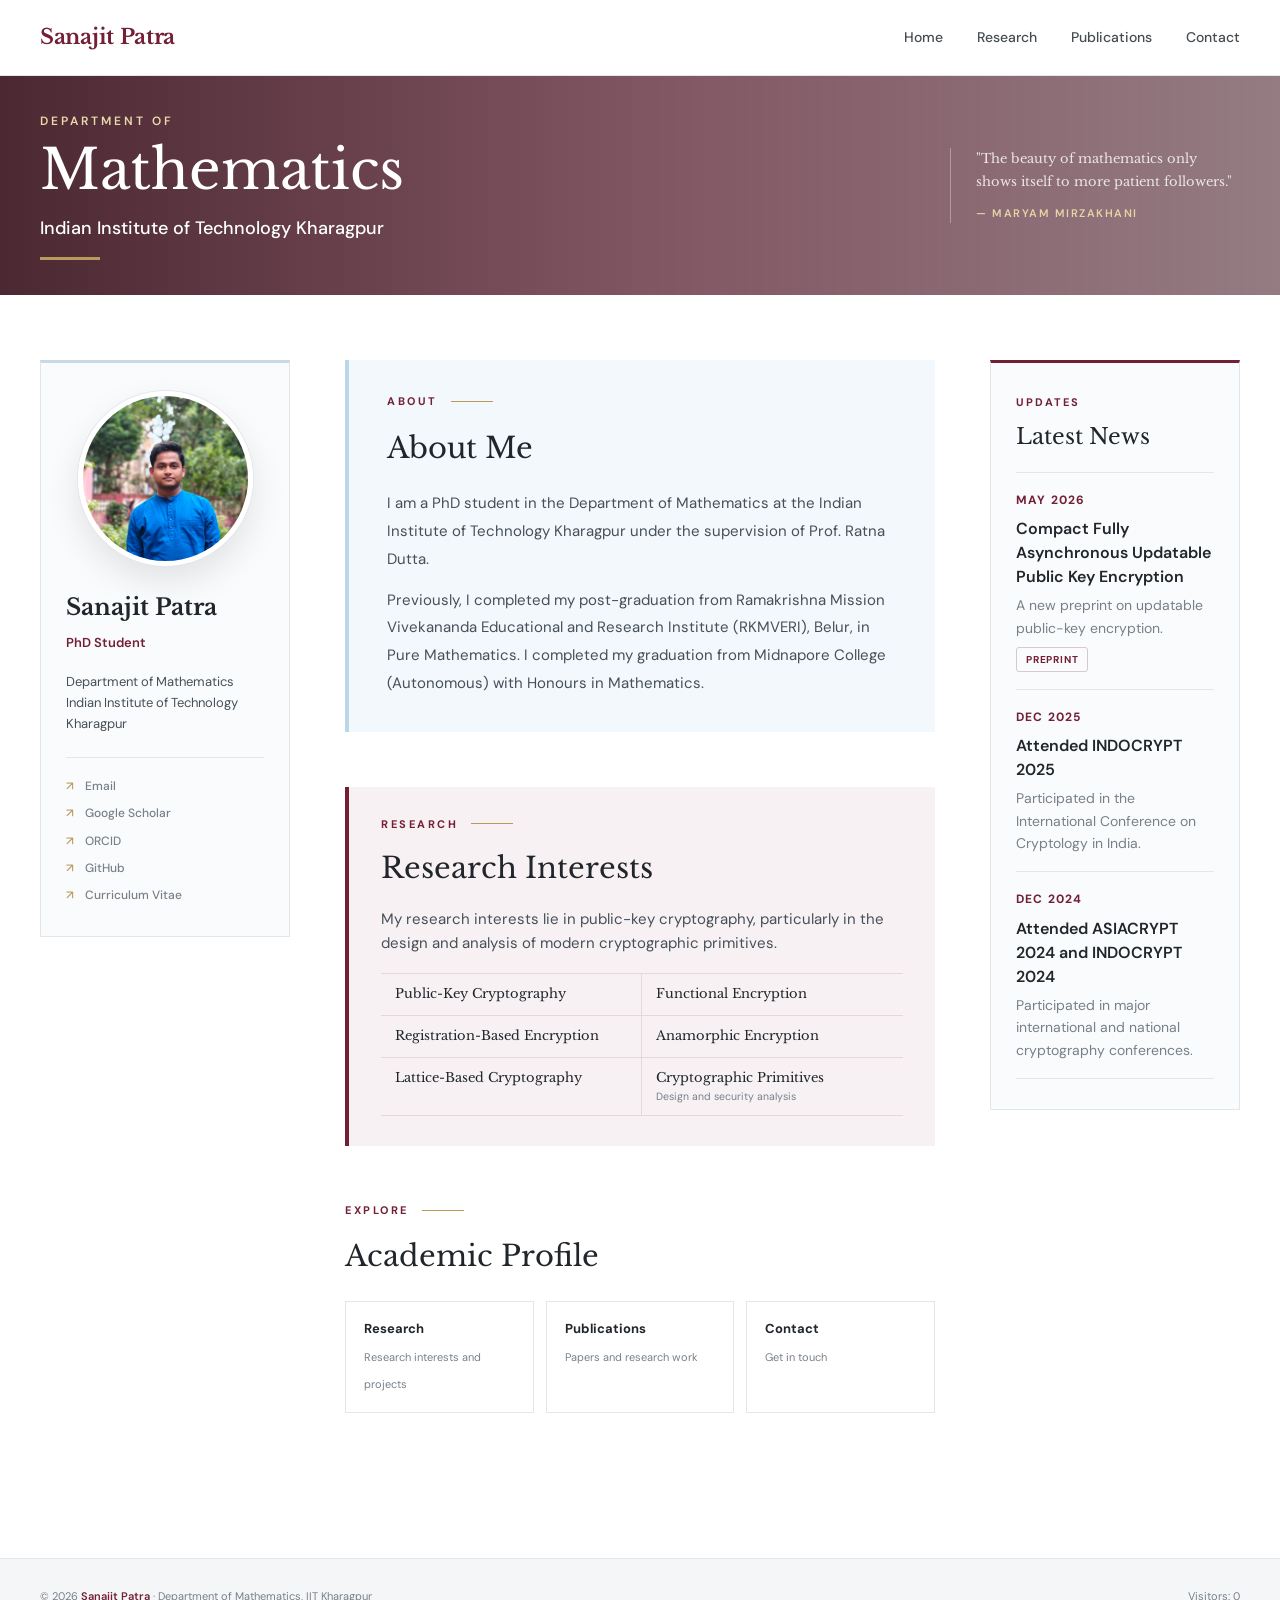
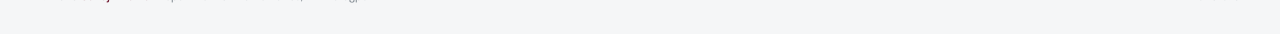
<file: index.html>
<!DOCTYPE html>
<html lang="en">

<head>

    <meta charset="UTF-8">
    <meta name="viewport" content="width=device-width, initial-scale=1.0">

    <title>Sanajit Patra | Cryptography</title>

    <meta name="google-site-verification"
          content="zg6gcW0nBMQCV0DNFG3AVQgDTFMWgXaIUOo19vdIJKA">

    <!-- =========================================================
         FONTS
    ========================================================== -->

    <link rel="preconnect" href="https://fonts.googleapis.com">
    <link rel="preconnect" href="https://fonts.gstatic.com" crossorigin>

    <link href="https://fonts.googleapis.com/css2?family=DM+Sans:wght@400;500;600;700&family=Libre+Baskerville:wght@400;700&display=swap"
          rel="stylesheet">


    <style>

        /* =========================================================
           ROOT
        ========================================================== */

        :root {

            --maroon: #731f35;
            --maroon-dark: #541525;
            --maroon-light: #f8f1f3;

            --gold: #b89a5a;

            --blue-light: #f2f8fc;
            --blue-border: #b9d7e8;

            --side-light: #fafbfc;
            --side-border: #e1e6e9;

            --ink: #20262b;
            --text: #465058;
            --muted: #778089;

            --background: #ffffff;

            --border: #e4e7e9;

            --max-width: 1500px;
        }


        /* =========================================================
           RESET
        ========================================================== */

        * {
            margin: 0;
            padding: 0;
            box-sizing: border-box;
        }


        html {
            scroll-behavior: smooth;
        }


        body {
            font-family: "DM Sans", sans-serif;
            color: var(--text);
            background: var(--background);

            line-height: 1.7;
            font-size: 16px;
        }


        a {
            color: inherit;
            text-decoration: none;
        }


        img {
            max-width: 100%;
            display: block;
        }


        /* =========================================================
           NAVIGATION
        ========================================================== */

        .navbar {

            height: 76px;

            border-bottom: 1px solid var(--border);

            background: rgba(255,255,255,0.96);

            position: sticky;
            top: 0;

            z-index: 1000;

            backdrop-filter: blur(10px);
        }


        .nav-inner {

            max-width: var(--max-width);

            height: 100%;

            margin: auto;

            padding: 0 40px;

            display: flex;

            align-items: center;

            justify-content: space-between;
        }


        .logo {

            font-family: "Libre Baskerville", serif;

            font-size: 21px;

            font-weight: 700;

            color: var(--maroon);

            letter-spacing: -0.3px;
        }


        .nav-links {

            display: flex;

            align-items: center;

            gap: 34px;
        }


        .nav-links a {

            position: relative;

            font-size: 14px;

            font-weight: 500;

            color: #454c51;

            padding: 27px 0;
        }


        .nav-links a::after {

            content: "";

            position: absolute;

            left: 0;
            bottom: 17px;

            width: 0;
            height: 2px;

            background: var(--maroon);

            transition: width 0.25s ease;
        }


        .nav-links a:hover {

            color: var(--maroon);
        }


        .nav-links a:hover::after {

            width: 100%;
        }


        /* =========================================================
           HERO
        ========================================================== */

        .hero {

            position: relative;

            min-height: 190px;

            overflow: hidden;

            background:

                linear-gradient(
                    90deg,
                    rgba(50, 10, 22, 0.88),
                    rgba(80, 20, 38, 0.72),
                    rgba(60, 15, 28, 0.55)
                ),

                url("iitkgp.jpg");

            background-size: cover;

            background-position: center;
        }


        .hero-inner {

            max-width: var(--max-width);

            min-height: 200px;

            margin: auto;

            padding: 35px 40px;

            display: flex;

            align-items: center;

            justify-content: space-between;

            gap: 50px;
        }


        .hero-content {

            max-width: 760px;
        }


        .hero-kicker {

            color: #ead9aa;

            text-transform: uppercase;

            letter-spacing: 3px;

            font-size: 12px;

            font-weight: 600;

            margin-bottom: 10px;
        }


        .hero h1 {

            color: white;

            font-family: "Libre Baskerville", serif;

            font-size: clamp(38px, 4.5vw, 55px);

            line-height: 1.08;

            font-weight: 400;

            margin-bottom: 12px;
        }


        .hero-institute {

            color: white;

            font-size: 18px;

            font-weight: 500;

            margin-bottom: 14px;
        }


        .hero-line {

            width: 60px;

            height: 3px;

            background: var(--gold);

            margin-bottom: 0;
        }


        /* =========================================================
           HERO QUOTE
        ========================================================== */

        .hero-quote {

            max-width: 290px;

            padding-left: 25px;

            border-left: 1px solid rgba(255,255,255,0.35);

            color: rgba(255,255,255,0.82);

            font-family: "Libre Baskerville", serif;

            font-size: 13px;

            line-height: 1.75;
        }


        .hero-quote span {

            display: block;

            margin-top: 10px;

            color: #e5d5a5;

            font-family: "DM Sans", sans-serif;

            font-size: 11px;

            font-weight: 600;

            text-transform: uppercase;

            letter-spacing: 1.5px;
        }


        /* =========================================================
           MAIN
        ========================================================== */

        main {

            max-width: var(--max-width);

            margin: auto;

            padding: 65px 40px 90px;
        }


        /* =========================================================
           THREE COLUMN LAYOUT
        ========================================================== */

        .home-layout {

            display: grid;

            grid-template-columns:
                250px
                minmax(520px, 1fr)
                250px;

            gap: 55px;

            align-items: start;
        }


        /* =========================================================
           LEFT PROFILE
        ========================================================== */

        .profile {

            position: sticky;

            top: 110px;

            background: var(--side-light);

            padding: 28px 25px 30px;

            border: 1px solid var(--side-border);

            border-top: 3px solid #c7d9e5;
        }


        .profile-photo {

            width: 175px;

            height: 175px;

            border-radius: 50%;

            object-fit: cover;

            border: 5px solid white;

            box-shadow:

                0 0 0 1px var(--border),

                0 15px 35px rgba(0,0,0,0.10);

            margin: 0 auto 22px;
        }


        .profile-name {

            font-family: "Libre Baskerville", serif;

            font-size: 23px;

            color: var(--ink);

            margin-bottom: 5px;
        }


        .profile-role {

            color: var(--maroon);

            font-size: 13px;

            font-weight: 600;

            margin-bottom: 16px;
        }


        .profile-affiliation {

            color: var(--text);

            font-size: 13px;

            line-height: 1.65;

            margin-bottom: 22px;
        }


        .profile-links {

            display: flex;

            flex-direction: column;

            gap: 7px;

            padding-top: 18px;

            border-top: 1px solid var(--border);
        }


        .profile-links a {

            color: var(--muted);

            font-size: 12px;

            font-weight: 500;

            transition: 0.2s ease;
        }


        .profile-links a:hover {

            color: var(--maroon);

            transform: translateX(3px);
        }


        .profile-links a::before {

            content: "↗";

            margin-right: 8px;

            color: var(--gold);
        }


        /* =========================================================
           MAIN CONTENT
        ========================================================== */

        .content {

            min-width: 0;
        }


        .section {

            margin-bottom: 55px;
        }


        .section-label {

            display: flex;

            align-items: center;

            gap: 13px;

            color: var(--maroon);

            font-size: 11px;

            font-weight: 700;

            letter-spacing: 2.5px;

            text-transform: uppercase;

            margin-bottom: 13px;
        }


        .section-label::after {

            content: "";

            width: 42px;

            height: 1px;

            background: var(--gold);
        }


        .section h2 {

            font-family: "Libre Baskerville", serif;

            color: var(--ink);

            font-size: 29px;

            font-weight: 400;

            margin-bottom: 19px;
        }


        .section p {

            max-width: 850px;

            font-size: 15px;

            color: var(--text);

            line-height: 1.85;
        }


        .section p + p {

            margin-top: 13px;
        }


        /* =========================================================
           ABOUT
        ========================================================== */

        .about-section {

            background: var(--blue-light);

            padding: 32px 38px 34px;

            border-left: 4px solid var(--blue-border);

            margin-left: 0;
        }


        .about-section h2 {

            margin-bottom: 17px;
        }


        /* =========================================================
           RESEARCH INTERESTS — COMPACT
        ========================================================== */

        .research-section {

            background: var(--maroon-light);

            padding: 28px 32px 30px;

            border-left: 4px solid var(--maroon);

            margin-left: 0;
        }


        .research-section .section-label {

            margin-bottom: 11px;
        }


        .research-section h2 {

            margin-bottom: 13px;
        }


        .research-section > p {

            margin-bottom: 17px;

            line-height: 1.65;
        }


        .research-grid {

            display: grid;

            grid-template-columns: repeat(2, 1fr);

            border-top: 1px solid #e5d8dc;
        }


        .research-item {

            padding: 11px 14px;

            border-bottom: 1px solid #e5d8dc;

            color: var(--ink);

            font-family: "Libre Baskerville", serif;

            font-size: 13px;

            line-height: 1.45;

            transition: 0.2s ease;
        }


        .research-item:nth-child(odd) {

            border-right: 1px solid #e5d8dc;
        }


        .research-item:hover {

            color: var(--maroon);

            padding-left: 18px;
        }


        .research-item span {

            display: block;

            color: var(--muted);

            font-family: "DM Sans", sans-serif;

            font-size: 10.5px;

            line-height: 1.35;

            margin-top: 2px;
        }


        /* =========================================================
           ACADEMIC PROFILE
        ========================================================== */

        .quick-links {

            display: grid;

            grid-template-columns: repeat(3, 1fr);

            gap: 12px;

            margin-top: 18px;
        }


        .quick-link {

            padding: 16px 18px;

            border: 1px solid var(--border);

            background: white;

            transition: 0.25s ease;
        }


        .quick-link:hover {

            border-color: var(--maroon);

            transform: translateY(-3px);

            box-shadow:
                0 10px 25px rgba(0,0,0,0.06);
        }


        .quick-link strong {

            display: block;

            color: var(--ink);

            font-size: 13px;

            margin-bottom: 2px;
        }


        .quick-link span {

            color: var(--muted);

            font-size: 11px;
        }


        /* =========================================================
           RIGHT — LATEST NEWS
        ========================================================== */

        .recent-news {

            position: sticky;

            top: 110px;

            width: 100%;

            padding: 30px 25px;

            background: var(--side-light);

            border: 1px solid var(--side-border);

            border-top: 3px solid var(--maroon);
        }


        .recent-news-label {

            color: var(--maroon);

            font-size: 11px;

            font-weight: 700;

            text-transform: uppercase;

            letter-spacing: 2px;

            margin-bottom: 10px;
        }


        .recent-news h2 {

            font-family: "Libre Baskerville", serif;

            color: var(--ink);

            font-size: 22px;

            font-weight: 400;

            line-height: 1.35;

            margin-bottom: 20px;
        }


        .recent-news-item {

            padding: 17px 0;

            border-top: 1px solid var(--border);
        }


        .recent-news-item:last-child {

            border-bottom: 1px solid var(--border);
        }


        /* RESTORED EARLIER NEWS FONT SIZES */

        .recent-news-date {

            color: var(--maroon);

            font-size: 12px;

            font-weight: 700;

            text-transform: uppercase;

            letter-spacing: 1.2px;

            margin-bottom: 7px;
        }


        .recent-news-title {

            color: var(--ink);

            font-size: 16px;

            font-weight: 600;

            line-height: 1.5;
        }


        .recent-news-description {

            color: var(--muted);

            font-size: 14px;

            line-height: 1.6;

            margin-top: 5px;
        }


        .recent-news-tag {

            display: inline-block;

            margin-top: 8px;

            padding: 3px 9px;

            border: 1px solid #d9c8ce;

            border-radius: 3px;

            color: var(--maroon);

            font-size: 10px;

            font-weight: 700;

            text-transform: uppercase;

            letter-spacing: 0.8px;
        }


        /* =========================================================
           FOOTER
        ========================================================== */

        footer {

            background: #f5f6f7;

            border-top: 1px solid var(--border);
        }


        .footer-inner {

            max-width: var(--max-width);

            margin: auto;

            padding: 28px 40px;

            display: flex;

            justify-content: space-between;

            align-items: center;

            gap: 20px;
        }


        .footer-left {

            color: var(--muted);

            font-size: 11px;
        }


        .footer-left strong {

            color: var(--maroon);

            font-weight: 600;
        }


        #stats {

            color: var(--muted);

            font-size: 11px;
        }


        /* =========================================================
           TABLET
        ========================================================== */

        @media (max-width: 1200px) {

            .home-layout {

                grid-template-columns:
                    225px
                    minmax(450px, 1fr)
                    225px;

                gap: 35px;
            }


            .nav-inner,
            .hero-inner,
            main,
            .footer-inner {

                padding-left: 30px;
                padding-right: 30px;
            }

        }


        /* =========================================================
           SMALL TABLET
        ========================================================== */

        @media (max-width: 950px) {

            .home-layout {

                grid-template-columns:
                    210px
                    minmax(0, 1fr);

                gap: 35px;
            }


            .recent-news {

                grid-column: 1 / -1;

                position: static;

                display: block;
            }


            .hero-quote {

                display: none;
            }


            .quick-links {

                grid-template-columns: 1fr;
            }

        }


        /* =========================================================
           MOBILE
        ========================================================== */

        @media (max-width: 700px) {

            .navbar {

                height: auto;
            }


            .nav-inner {

                padding: 18px 20px;

                flex-direction: column;

                gap: 13px;
            }


            .nav-links {

                gap: 20px;

                flex-wrap: wrap;

                justify-content: center;
            }


            .nav-links a {

                padding: 3px 0;
            }


            .nav-links a::after {

                bottom: -2px;
            }


            .hero {

                min-height: 260px;
            }


            .hero-inner {

                min-height: 260px;

                padding: 38px 22px;
            }


            .hero h1 {

                font-size: 42px;
            }


            .hero-institute {

                font-size: 16px;
            }


            main {

                padding: 45px 22px 65px;
            }


            .home-layout {

                grid-template-columns: 1fr;

                gap: 40px;
            }


            .profile {

                position: static;

                padding: 28px 24px 30px;
            }


            .profile-photo {

                width: 145px;

                height: 145px;

                margin-left: 0;
            }


            .about-section {

                padding: 28px 24px 30px;
            }


            .research-section {

                padding: 24px 20px 26px;
            }


            .research-grid {

                grid-template-columns: 1fr;
            }


            .research-item:nth-child(odd) {

                border-right: none;
            }


            .research-item {

                padding: 11px 12px;
            }


            .recent-news {

                grid-column: auto;

                display: block;

                position: static;

                padding: 28px 22px 30px;
            }


            .recent-news-item {

                padding: 17px 0;
            }


            .footer-inner {

                padding: 25px 22px;

                flex-direction: column;

                align-items: flex-start;
            }

        }


        /* =========================================================
           SMALL MOBILE
        ========================================================== */

        @media (max-width: 430px) {

            .nav-links {

                gap: 13px;
            }


            .nav-links a {

                font-size: 13px;
            }


            .hero h1 {

                font-size: 38px;
            }


            .section h2 {

                font-size: 26px;
            }


            .about-section {

                padding: 25px 20px 27px;
            }


            .research-section {

                padding: 22px 18px 24px;
            }


            .research-item {

                font-size: 13px;
            }


            .research-item span {

                font-size: 10px;
            }

        }

    </style>

</head>


<body>


<!-- =========================================================
     NAVIGATION
========================================================= -->

<header class="navbar">

    <div class="nav-inner">

        <a href="index.html" class="logo">
            Sanajit Patra
        </a>


        <nav class="nav-links">

            <a href="index.html">
                Home
            </a>

            <a href="research.html">
                Research
            </a>

            <a href="publications.html">
                Publications
            </a>

            <a href="contact.html">
                Contact
            </a>

        </nav>

    </div>

</header>



<!-- =========================================================
     HERO
========================================================= -->

<section class="hero">

    <div class="hero-inner">


        <div class="hero-content">


            <div class="hero-kicker">
                Department of 
            </div>


            <h1>
                Mathematics
            </h1>


            <div class="hero-institute">
                Indian Institute of Technology Kharagpur
            </div>


            <div class="hero-line"></div>


        </div>


        <div class="hero-quote">

            "The beauty of mathematics only shows
            itself to more patient followers."

            <span>
                — Maryam Mirzakhani
            </span>

        </div>


    </div>

</section>



<!-- =========================================================
     MAIN CONTENT
========================================================= -->

<main>


    <div class="home-layout">


        <!-- =====================================================
             LEFT — PROFILE
        ====================================================== -->

        <aside class="profile">


            <img
                src="sanajit.jpeg"
                alt="Sanajit Patra"
                class="profile-photo"
            >


            <h2 class="profile-name">
                Sanajit Patra
            </h2>


            <div class="profile-role">
                PhD Student
            </div>


            <div class="profile-affiliation">

                Department of Mathematics<br>

                Indian Institute of Technology Kharagpur

            </div>


            <div class="profile-links">


                <a href="mailto:sanajitpatra@kgpian.iitkgp.ac.in">
                    Email
                </a>


                <a
                    href="https://scholar.google.com/citations?hl=en&user=OY_pf8MAAAAJ"
                    target="_blank"
                    rel="noopener"
                >
                    Google Scholar
                </a>


                <a href="#" target="_blank">
                    ORCID
                </a>


                <a href="#" target="_blank">
                    GitHub
                </a>


                <a href="CV.pdf" target="_blank">
                    Curriculum Vitae
                </a>


            </div>


        </aside>



        <!-- =====================================================
             MIDDLE — CONTENT
        ====================================================== -->

        <div class="content">


            <!-- =================================================
                 ABOUT
            ================================================== -->

            <section class="section about-section">


                <div class="section-label">
                    About
                </div>


                <h2>
                    About Me
                </h2>


                <p>

                    I am a PhD student in the Department of Mathematics
                    at the Indian Institute of Technology Kharagpur
                    under the supervision of Prof. Ratna Dutta.

                </p>


                <p>

                    Previously, I completed my post-graduation from
                    Ramakrishna Mission Vivekananda Educational and
                    Research Institute (RKMVERI), Belur, in Pure
                    Mathematics. I completed my graduation from
                    Midnapore College (Autonomous) with Honours in
                    Mathematics.

                </p>


            </section>



            <!-- =================================================
                 RESEARCH
            ================================================== -->

            <section class="section research-section">


                <div class="section-label">
                    Research
                </div>


                <h2>
                    Research Interests
                </h2>


                <p>

                    My research interests lie in public-key cryptography,
                    particularly in the design and analysis of modern
                    cryptographic primitives.

                </p>


                <div class="research-grid">


                    <div class="research-item">

                        Public-Key Cryptography

                        <!-- <span>
                            Modern cryptographic constructions
                        </span> -->

                    </div>


                    <div class="research-item">

                        Functional Encryption

                        <!-- <span>
                            Privacy-preserving computation
                        </span> -->

                    </div>


                    <div class="research-item">

                        Registration-Based Encryption

                        <!-- <span>
                            Flexible public-key infrastructures
                        </span> -->

                    </div>


                    <div class="research-item">

                        Anamorphic Encryption

                        <!-- <span>
                            Advanced encryption techniques
                        </span> -->

                    </div>


                    <div class="research-item">

                        Lattice-Based Cryptography

                        <!-- <span>
                            Post-quantum cryptography
                        </span> -->

                    </div>


                    <div class="research-item">

                        Cryptographic Primitives

                        <span>
                            Design and security analysis
                        </span>

                    </div>


                </div>


            </section>



            <!-- =================================================
                 ACADEMIC PROFILE
            ================================================== -->

            <section class="section">


                <div class="section-label">
                    Explore
                </div>


                <h2>
                    Academic Profile
                </h2>


                <div class="quick-links">


                    <a href="research.html" class="quick-link">

                        <strong>
                            Research
                        </strong>

                        <span>
                            Research interests and projects
                        </span>

                    </a>


                    <a href="publications.html" class="quick-link">

                        <strong>
                            Publications
                        </strong>

                        <span>
                            Papers and research work
                        </span>

                    </a>


                    <a href="contact.html" class="quick-link">

                        <strong>
                            Contact
                        </strong>

                        <span>
                            Get in touch
                        </span>

                    </a>


                </div>


            </section>


        </div>



        <!-- =====================================================
             RIGHT — LATEST NEWS
        ====================================================== -->

        <aside class="recent-news">


            <div class="recent-news-label">
                Updates
            </div>


            <h2>
                Latest News
            </h2>



            <!-- NEWS 1 -->

            <div class="recent-news-item">


                <div class="recent-news-date">
                    May 2026
                </div>


                <div class="recent-news-title">

                    Compact Fully Asynchronous
                    Updatable Public Key Encryption

                </div>


                <div class="recent-news-description">

                    A new preprint on updatable public-key
                    encryption.

                </div>


                <span class="recent-news-tag">
                    Preprint
                </span>


            </div>



            <!-- NEWS 2 -->

            <div class="recent-news-item">


                <div class="recent-news-date">
                    Dec 2025
                </div>


                <div class="recent-news-title">

                    Attended INDOCRYPT 2025

                </div>


                <div class="recent-news-description">

                    Participated in the International
                    Conference on Cryptology in India.

                </div>


            </div>



            <!-- NEWS 3 -->

            <div class="recent-news-item">


                <div class="recent-news-date">
                    Dec 2024
                </div>


                <div class="recent-news-title">

                    Attended ASIACRYPT 2024
                    and INDOCRYPT 2024

                </div>


                <div class="recent-news-description">

                    Participated in major international
                    and national cryptography conferences.

                </div>


            </div>


        </aside>


    </div>


</main>



<!-- =========================================================
     FOOTER
========================================================= -->

<footer>


    <div class="footer-inner">


        <div class="footer-left">

            © 2026 <strong>Sanajit Patra</strong>
            · Department of Mathematics, IIT Kharagpur

        </div>


        <div id="stats">
            Visitors: —
        </div>


    </div>


</footer>



<!-- =========================================================
     GOATCOUNTER
========================================================= -->

<script
    data-goatcounter="https://sanajitp.goatcounter.com/count"
    async
    src="https://gc.zgo.at/count.js">
</script>


<script>

    fetch(
        "https://sanajitp.goatcounter.com/counter/TOTAL.json"
    )

    .then(response => response.json())

    .then(data => {

        document.getElementById("stats").textContent =
            "Visitors: " + data.count;

    })

    .catch(() => {

        document.getElementById("stats").textContent =
            "Visitors: 0";

    });

</script>


</body>

</html>
</file>
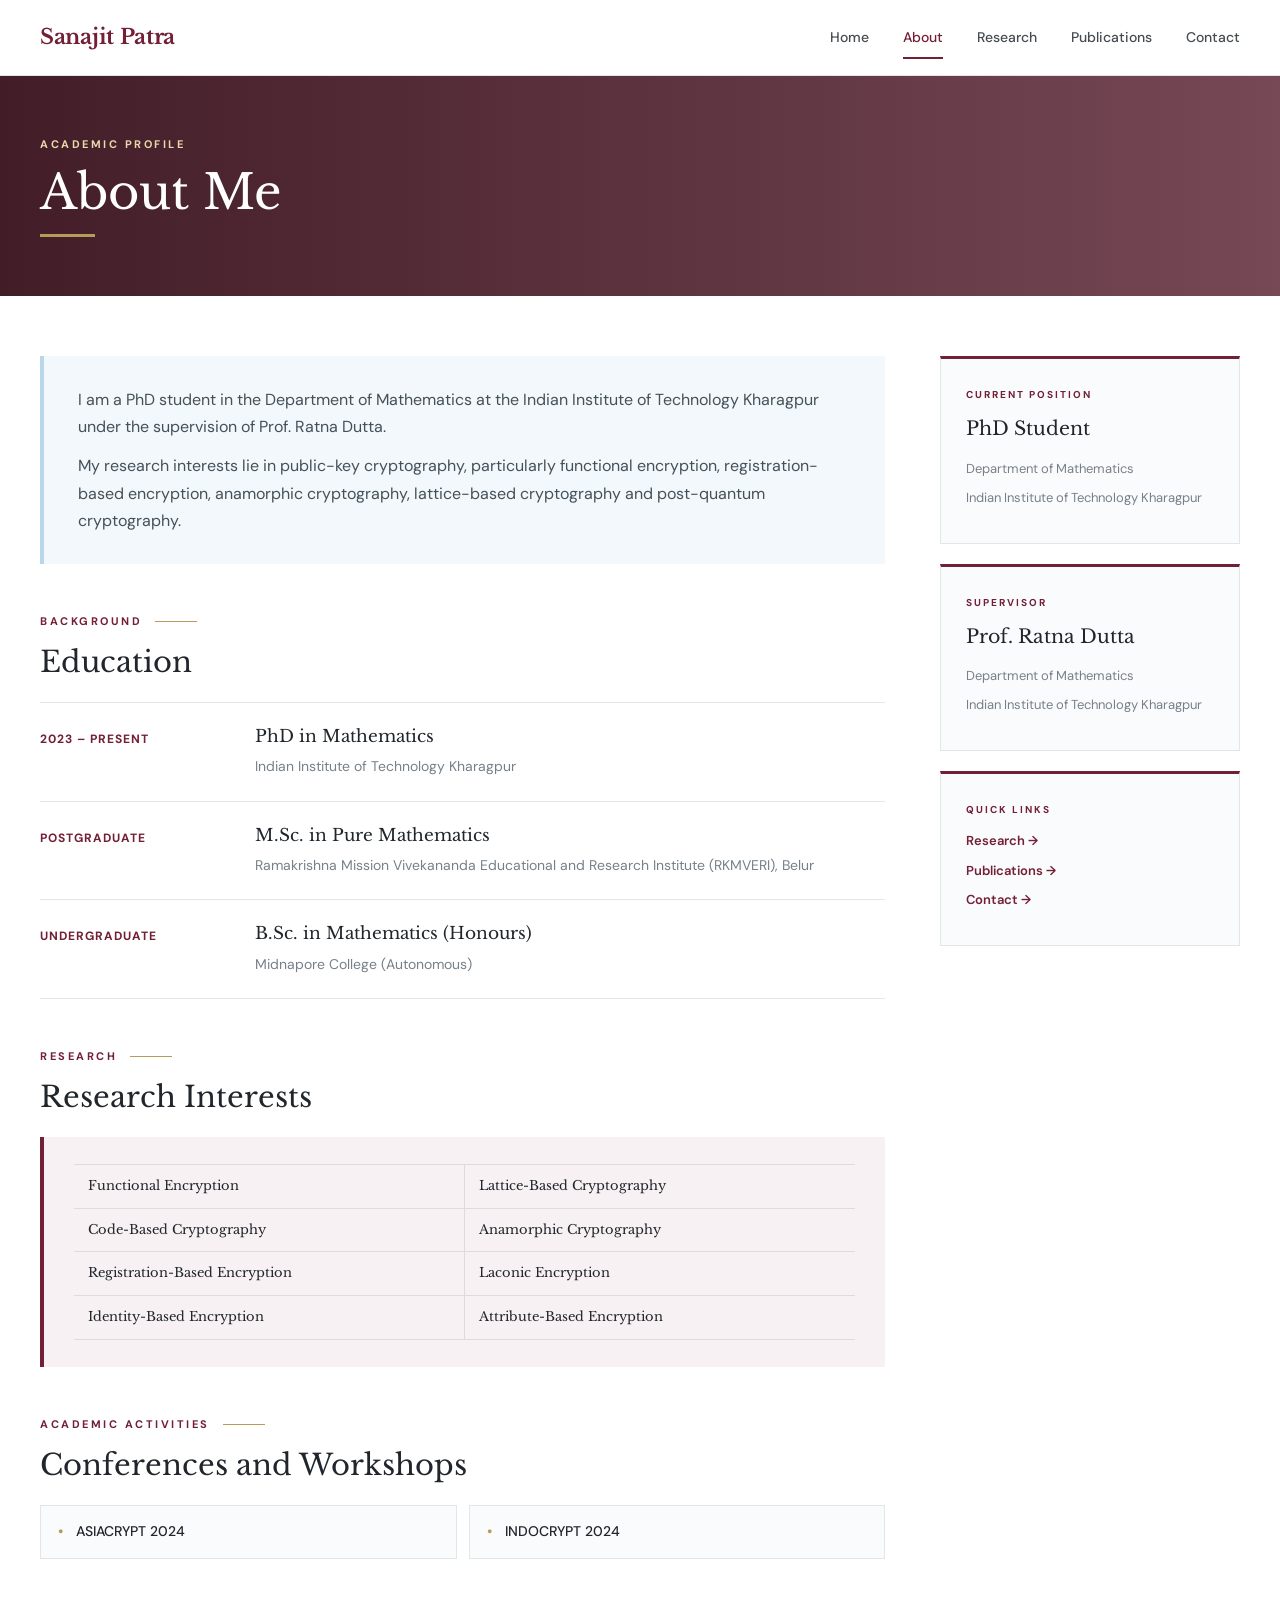
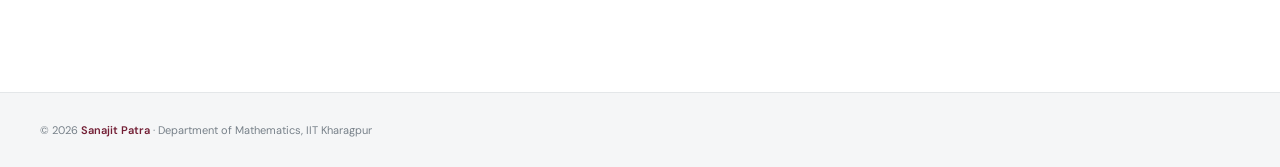
<file: about.html>
<!DOCTYPE html>
<html lang="en">

<head>

    <meta charset="UTF-8">
    <meta name="viewport" content="width=device-width, initial-scale=1.0">

    <title>About | Sanajit Patra</title>

    <!-- =========================================================
         FONTS
    ========================================================== -->

    <link rel="preconnect" href="https://fonts.googleapis.com">
    <link rel="preconnect" href="https://fonts.gstatic.com" crossorigin>

    <link href="https://fonts.googleapis.com/css2?family=DM+Sans:wght@400;500;600;700&family=Libre+Baskerville:wght@400;700&display=swap"
          rel="stylesheet">


    <style>

        /* =========================================================
           ROOT
        ========================================================== */

        :root {

            --maroon: #731f35;
            --maroon-dark: #541525;
            --maroon-light: #f8f1f3;

            --gold: #b89a5a;

            --blue-light: #f2f8fc;
            --blue-border: #b9d7e8;

            --side-light: #fafbfc;
            --side-border: #e1e6e9;

            --ink: #20262b;
            --text: #465058;
            --muted: #778089;

            --background: #ffffff;

            --border: #e4e7e9;

            --max-width: 1500px;
        }


        /* =========================================================
           RESET
        ========================================================== */

        * {
            margin: 0;
            padding: 0;
            box-sizing: border-box;
        }


        html {
            scroll-behavior: smooth;
        }


        body {

            font-family: "DM Sans", sans-serif;

            color: var(--text);

            background: var(--background);

            line-height: 1.7;

            font-size: 16px;
        }


        a {

            color: inherit;

            text-decoration: none;
        }


        /* =========================================================
           NAVIGATION
        ========================================================== */

        .navbar {

            height: 76px;

            border-bottom: 1px solid var(--border);

            background: rgba(255,255,255,0.96);

            position: sticky;

            top: 0;

            z-index: 1000;

            backdrop-filter: blur(10px);
        }


        .nav-inner {

            max-width: var(--max-width);

            height: 100%;

            margin: auto;

            padding: 0 40px;

            display: flex;

            align-items: center;

            justify-content: space-between;
        }


        .logo {

            font-family: "Libre Baskerville", serif;

            font-size: 21px;

            font-weight: 700;

            color: var(--maroon);

            letter-spacing: -0.3px;
        }


        .nav-links {

            display: flex;

            align-items: center;

            gap: 34px;
        }


        .nav-links a {

            position: relative;

            font-size: 14px;

            font-weight: 500;

            color: #454c51;

            padding: 27px 0;
        }


        .nav-links a::after {

            content: "";

            position: absolute;

            left: 0;

            bottom: 17px;

            width: 0;

            height: 2px;

            background: var(--maroon);

            transition: width 0.25s ease;
        }


        .nav-links a:hover,
        .nav-links a.active {

            color: var(--maroon);
        }


        .nav-links a:hover::after,
        .nav-links a.active::after {

            width: 100%;
        }


        /* =========================================================
           PAGE HERO
        ========================================================== */

        .page-hero {

            background:

                linear-gradient(
                    90deg,
                    rgba(50, 10, 22, 0.92),
                    rgba(80, 20, 38, 0.78)
                ),

                url("iitkgp.jpg");

            background-size: cover;

            background-position: center;

            min-height: 220px;

            display: flex;

            align-items: center;
        }


        .page-hero-inner {

            max-width: var(--max-width);

            width: 100%;

            margin: auto;

            padding: 45px 40px;
        }


        .page-kicker {

            color: #ead9aa;

            font-size: 11px;

            font-weight: 700;

            text-transform: uppercase;

            letter-spacing: 2.5px;

            margin-bottom: 10px;
        }


        .page-hero h1 {

            font-family: "Libre Baskerville", serif;

            color: white;

            font-size: clamp(34px, 4vw, 48px);

            font-weight: 400;

            line-height: 1.2;

            margin-bottom: 12px;
        }


        .page-hero-line {

            width: 55px;

            height: 3px;

            background: var(--gold);
        }


        /* =========================================================
           MAIN CONTENT
        ========================================================== */

        main {

            max-width: var(--max-width);

            margin: auto;

            padding: 60px 40px 85px;
        }


        .about-layout {

            display: grid;

            grid-template-columns:
                minmax(0, 1fr)
                300px;

            gap: 55px;

            align-items: start;
        }


        /* =========================================================
           MAIN ARTICLE
        ========================================================== */

        .about-content {

            min-width: 0;
        }


        .section {

            margin-bottom: 48px;
        }


        .section-label {

            display: flex;

            align-items: center;

            gap: 13px;

            color: var(--maroon);

            font-size: 11px;

            font-weight: 700;

            letter-spacing: 2.5px;

            text-transform: uppercase;

            margin-bottom: 12px;
        }


        .section-label::after {

            content: "";

            width: 42px;

            height: 1px;

            background: var(--gold);
        }


        .section h2 {

            font-family: "Libre Baskerville", serif;

            color: var(--ink);

            font-size: 29px;

            font-weight: 400;

            line-height: 1.35;

            margin-bottom: 20px;
        }


        .section p {

            max-width: 900px;

            color: var(--text);

            font-size: 15px;

            line-height: 1.85;

            margin-bottom: 14px;
        }


        /* =========================================================
           INTRODUCTION CARD
        ========================================================== */

        .intro-card {

            background: var(--blue-light);

            border-left: 4px solid var(--blue-border);

            padding: 30px 34px;

            margin-bottom: 48px;
        }


        .intro-card p {

            margin-bottom: 12px;
        }


        .intro-card p:last-child {

            margin-bottom: 0;
        }


        /* =========================================================
           EDUCATION
        ========================================================== */

        .education {

            display: flex;

            flex-direction: column;

            border-top: 1px solid var(--border);
        }


        .education-entry {

            display: grid;

            grid-template-columns: 190px minmax(0, 1fr);

            gap: 25px;

            padding: 22px 0;

            border-bottom: 1px solid var(--border);
        }


        .education-year {

            color: var(--maroon);

            font-size: 12px;

            font-weight: 700;

            text-transform: uppercase;

            letter-spacing: 1px;

            padding-top: 4px;
        }


        .education-degree {

            font-family: "Libre Baskerville", serif;

            color: var(--ink);

            font-size: 17px;

            line-height: 1.45;

            margin-bottom: 6px;
        }


        .education-institution {

            color: var(--muted);

            font-size: 14px;

            line-height: 1.65;
        }


        /* =========================================================
           RESEARCH INTERESTS
        ========================================================== */

        .interest-card {

            background: var(--maroon-light);

            border-left: 4px solid var(--maroon);

            padding: 27px 30px;
        }


        .interest-grid {

            display: grid;

            grid-template-columns: repeat(2, 1fr);

            border-top: 1px solid #e5d8dc;
        }


        .interest-item {

            padding: 12px 14px;

            border-bottom: 1px solid #e5d8dc;

            color: var(--ink);

            font-family: "Libre Baskerville", serif;

            font-size: 13px;

            line-height: 1.45;

            transition: 0.2s ease;
        }


        .interest-item:nth-child(odd) {

            border-right: 1px solid #e5d8dc;
        }


        .interest-item:hover {

            color: var(--maroon);

            padding-left: 18px;
        }


        /* =========================================================
           CONFERENCES
        ========================================================== */

        .conference-list {

            display: grid;

            grid-template-columns: repeat(2, 1fr);

            gap: 12px;

            list-style: none;
        }


        .conference-list li {

            background: var(--side-light);

            border: 1px solid var(--side-border);

            padding: 14px 17px;

            color: var(--ink);

            font-size: 14px;

            font-weight: 500;

            transition: 0.2s ease;
        }


        .conference-list li:hover {

            border-color: var(--maroon);

            transform: translateY(-2px);
        }


        .conference-list li::before {

            content: "•";

            color: var(--gold);

            font-weight: 700;

            margin-right: 9px;
        }


        /* =========================================================
           RIGHT SIDEBAR
        ========================================================== */

        .about-sidebar {

            position: sticky;

            top: 110px;
        }


        .sidebar-card {

            background: var(--side-light);

            border: 1px solid var(--side-border);

            border-top: 3px solid var(--maroon);

            padding: 27px 25px;

            margin-bottom: 20px;
        }


        .sidebar-label {

            color: var(--maroon);

            font-size: 10px;

            font-weight: 700;

            text-transform: uppercase;

            letter-spacing: 2px;

            margin-bottom: 12px;
        }


        .sidebar-card h3 {

            font-family: "Libre Baskerville", serif;

            color: var(--ink);

            font-size: 19px;

            font-weight: 400;

            line-height: 1.45;

            margin-bottom: 15px;
        }


        .sidebar-card p {

            color: var(--muted);

            font-size: 13px;

            line-height: 1.7;

            margin-bottom: 7px;
        }


        .sidebar-card a {

            color: var(--maroon);

            font-size: 13px;

            font-weight: 600;
        }


        .sidebar-card a:hover {

            text-decoration: underline;
        }


        /* =========================================================
           FOOTER
        ========================================================== */

        footer {

            background: #f5f6f7;

            border-top: 1px solid var(--border);
        }


        .footer-inner {

            max-width: var(--max-width);

            margin: auto;

            padding: 28px 40px;

            display: flex;

            justify-content: space-between;

            align-items: center;

            gap: 20px;
        }


        .footer-left {

            color: var(--muted);

            font-size: 11px;
        }


        .footer-left strong {

            color: var(--maroon);

            font-weight: 600;
        }


        /* =========================================================
           TABLET
        ========================================================== */

        @media (max-width: 1000px) {

            .about-layout {

                grid-template-columns: 1fr;

                gap: 45px;
            }


            .about-sidebar {

                position: static;

                display: grid;

                grid-template-columns: repeat(2, 1fr);

                gap: 20px;
            }


            .sidebar-card {

                margin-bottom: 0;
            }

        }


        /* =========================================================
           MOBILE
        ========================================================== */

        @media (max-width: 700px) {

            .navbar {

                height: auto;
            }


            .nav-inner {

                padding: 18px 20px;

                flex-direction: column;

                gap: 13px;
            }


            .nav-links {

                gap: 20px;

                flex-wrap: wrap;

                justify-content: center;
            }


            .nav-links a {

                padding: 3px 0;
            }


            .nav-links a::after {

                bottom: -2px;
            }


            .page-hero {

                min-height: 190px;
            }


            .page-hero-inner {

                padding: 38px 22px;
            }


            .page-hero h1 {

                font-size: 38px;
            }


            main {

                padding: 45px 22px 65px;
            }


            .intro-card {

                padding: 25px 22px;
            }


            .section h2 {

                font-size: 26px;
            }


            .education-entry {

                grid-template-columns: 1fr;

                gap: 4px;

                padding: 19px 0;
            }


            .education-year {

                order: 2;

                padding-top: 0;
            }


            .education-degree {

                order: 1;
            }


            .education-institution {

                order: 3;
            }


            .interest-card {

                padding: 23px 19px;
            }


            .interest-grid {

                grid-template-columns: 1fr;
            }


            .interest-item:nth-child(odd) {

                border-right: none;
            }


            .conference-list {

                grid-template-columns: 1fr;
            }


            .about-sidebar {

                grid-template-columns: 1fr;
            }


            .footer-inner {

                padding: 25px 22px;

                flex-direction: column;

                align-items: flex-start;
            }

        }


        /* =========================================================
           SMALL MOBILE
        ========================================================== */

        @media (max-width: 430px) {

            .nav-links {

                gap: 13px;
            }


            .nav-links a {

                font-size: 13px;
            }


            .page-hero h1 {

                font-size: 34px;
            }


            .intro-card {

                padding: 22px 18px;
            }


            .interest-card {

                padding: 21px 16px;
            }

        }

    </style>

</head>


<body>


<!-- =========================================================
     NAVIGATION
========================================================= -->

<header class="navbar">

    <div class="nav-inner">


        <a href="index.html" class="logo">
            Sanajit Patra
        </a>


        <nav class="nav-links">

            <a href="index.html">
                Home
            </a>

            <a href="about.html" class="active">
                About
            </a>

            <a href="research.html">
                Research
            </a>

            <a href="publications.html">
                Publications
            </a>

            <a href="contact.html">
                Contact
            </a>

        </nav>


    </div>

</header>



<!-- =========================================================
     PAGE HERO
========================================================= -->

<section class="page-hero">

    <div class="page-hero-inner">

        <div class="page-kicker">
            Academic Profile
        </div>

        <h1>
            About Me
        </h1>

        <div class="page-hero-line"></div>

    </div>

</section>



<!-- =========================================================
     MAIN CONTENT
========================================================= -->

<main>


    <div class="about-layout">


        <!-- =====================================================
             MAIN CONTENT
        ====================================================== -->

        <div class="about-content">


            <!-- =================================================
                 INTRODUCTION
            ================================================== -->

            <section class="intro-card">


                <p>

                    I am a PhD student in the Department of Mathematics
                    at the Indian Institute of Technology Kharagpur
                    under the supervision of Prof. Ratna Dutta.

                </p>


                <p>

                    My research interests lie in public-key cryptography,
                    particularly functional encryption, registration-based
                    encryption, anamorphic cryptography, lattice-based
                    cryptography and post-quantum cryptography.

                </p>


            </section>



            <!-- =================================================
                 EDUCATION
            ================================================== -->

            <section class="section">


                <div class="section-label">
                    Background
                </div>


                <h2>
                    Education
                </h2>


                <div class="education">


                    <div class="education-entry">


                        <div class="education-year">
                            2023 – Present
                        </div>


                        <div>


                            <div class="education-degree">
                                PhD in Mathematics
                            </div>


                            <div class="education-institution">

                                Indian Institute of Technology Kharagpur

                            </div>


                        </div>


                    </div>



                    <div class="education-entry">


                        <div class="education-year">
                            Postgraduate
                        </div>


                        <div>


                            <div class="education-degree">
                                M.Sc. in Pure Mathematics
                            </div>


                            <div class="education-institution">

                                Ramakrishna Mission Vivekananda
                                Educational and Research Institute
                                (RKMVERI), Belur

                            </div>


                        </div>


                    </div>



                    <div class="education-entry">


                        <div class="education-year">
                            Undergraduate
                        </div>


                        <div>


                            <div class="education-degree">
                                B.Sc. in Mathematics (Honours)
                            </div>


                            <div class="education-institution">

                                Midnapore College (Autonomous)

                            </div>


                        </div>


                    </div>


                </div>


            </section>



            <!-- =================================================
                 RESEARCH INTERESTS
            ================================================== -->

            <section class="section">


                <div class="section-label">
                    Research
                </div>


                <h2>
                    Research Interests
                </h2>


                <div class="interest-card">


                    <div class="interest-grid">


                        <div class="interest-item">
                            Functional Encryption
                        </div>


                        <div class="interest-item">
                            Lattice-Based Cryptography
                        </div>


                        <div class="interest-item">
                            Code-Based Cryptography
                        </div>


                        <div class="interest-item">
                            Anamorphic Cryptography
                        </div>


                        <div class="interest-item">
                            Registration-Based Encryption
                        </div>


                        <div class="interest-item">
                            Laconic Encryption
                        </div>


                        <div class="interest-item">
                            Identity-Based Encryption
                        </div>


                        <div class="interest-item">
                            Attribute-Based Encryption
                        </div>


                    </div>


                </div>


            </section>



            <!-- =================================================
                 CONFERENCES
            ================================================== -->

            <section class="section">


                <div class="section-label">
                    Academic Activities
                </div>


                <h2>
                    Conferences and Workshops
                </h2>


                <ul class="conference-list">


                    <li>
                        ASIACRYPT 2024
                    </li>


                    <li>
                        INDOCRYPT 2024
                    </li>


                </ul>


            </section>


        </div>



        <!-- =====================================================
             RIGHT SIDEBAR
        ====================================================== -->

        <aside class="about-sidebar">


            <div class="sidebar-card">


                <div class="sidebar-label">
                    Current Position
                </div>


                <h3>
                    PhD Student
                </h3>


                <p>
                    Department of Mathematics
                </p>


                <p>
                    Indian Institute of Technology Kharagpur
                </p>


            </div>



            <div class="sidebar-card">


                <div class="sidebar-label">
                    Supervisor
                </div>


                <h3>
                    Prof. Ratna Dutta
                </h3>


                <p>
                    Department of Mathematics
                </p>


                <p>
                    Indian Institute of Technology Kharagpur
                </p>


            </div>



            <div class="sidebar-card">


                <div class="sidebar-label">
                    Quick Links
                </div>


                <p>
                    <a href="research.html">
                        Research →
                    </a>
                </p>


                <p>
                    <a href="publications.html">
                        Publications →
                    </a>
                </p>


                <p>
                    <a href="contact.html">
                        Contact →
                    </a>
                </p>


            </div>


        </aside>


    </div>


</main>



<!-- =========================================================
     FOOTER
========================================================= -->

<footer>

    <div class="footer-inner">


        <div class="footer-left">

            © 2026 <strong>Sanajit Patra</strong>
            · Department of Mathematics, IIT Kharagpur

        </div>


    </div>

</footer>


</body>

</html>
</file>
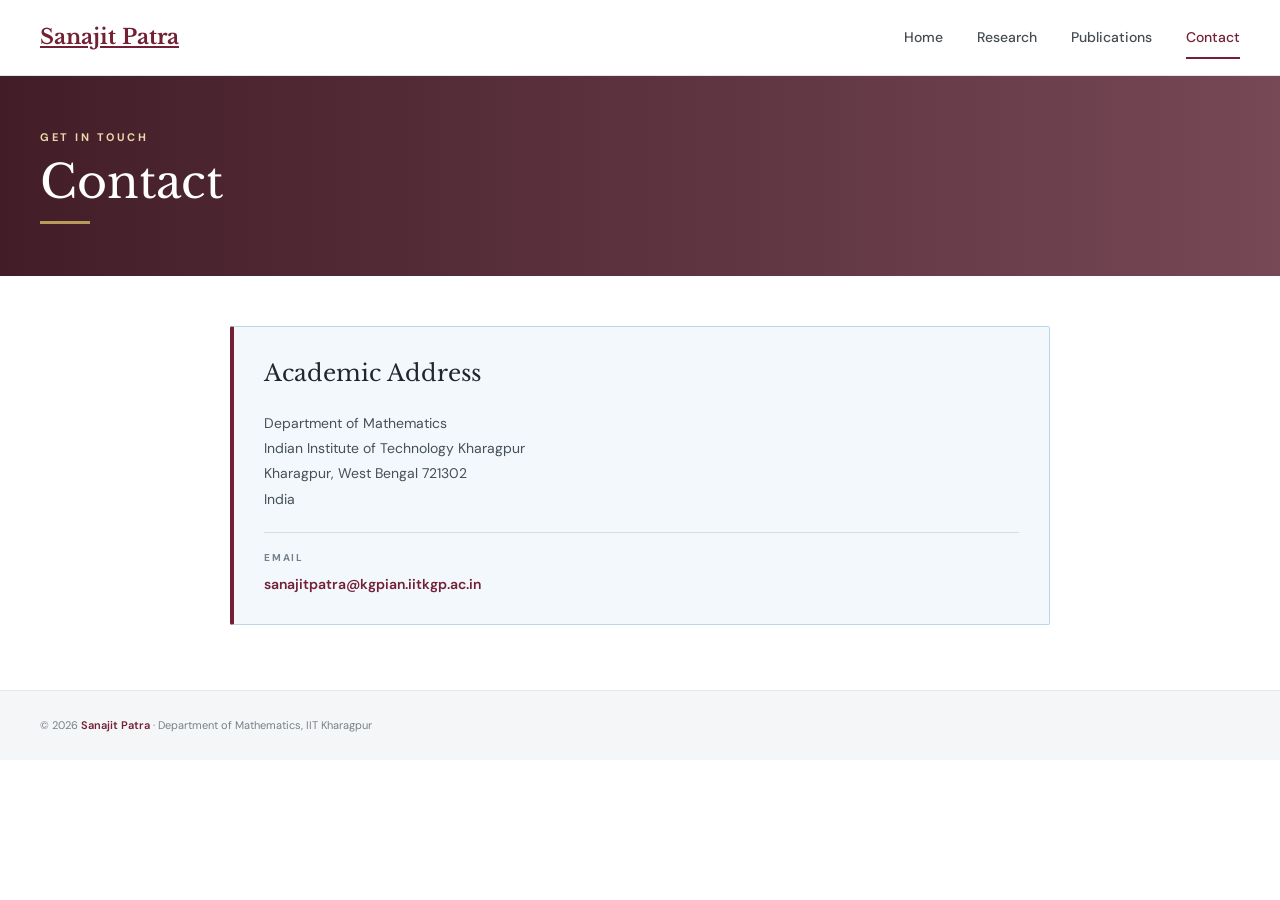
<file: contact.html>
<!DOCTYPE html>
<html lang="en">

<head>

<meta charset="UTF-8">
<meta name="viewport" content="width=device-width, initial-scale=1.0">

<title>Contact | Sanajit Patra</title>

<link rel="preconnect" href="https://fonts.googleapis.com">
<link rel="preconnect" href="https://fonts.gstatic.com" crossorigin>

<link href="https://fonts.googleapis.com/css2?family=DM+Sans:wght@400;500;600;700&family=Libre+Baskerville:wght@400;700&display=swap"
      rel="stylesheet">

<style>

:root {
    --maroon: #731f35;
    --maroon-light: #f8f1f3;
    --gold: #b89a5a;

    --blue-light: #f2f8fc;
    --blue-border: #b9d7e8;

    --ink: #20262b;
    --text: #465058;
    --muted: #778089;

    --background: #ffffff;
    --border: #e4e7e9;

    --max-width: 1500px;
}


/* =========================
   RESET
========================= */

* {
    margin: 0;
    padding: 0;
    box-sizing: border-box;
}

html {
    scroll-behavior: smooth;
}

body {
    font-family: "DM Sans", sans-serif;
    color: var(--text);
    background: var(--background);
    line-height: 1.7;
}


/* =========================
   NAVIGATION
========================= */

.navbar {
    height: 76px;

    border-bottom: 1px solid var(--border);
    background: rgba(255,255,255,0.96);

    position: sticky;
    top: 0;
    z-index: 1000;

    backdrop-filter: blur(10px);
}

.nav-inner {
    max-width: var(--max-width);
    height: 100%;

    margin: auto;
    padding: 0 40px;

    display: flex;
    align-items: center;
    justify-content: space-between;
}

.logo {
    font-family: "Libre Baskerville", serif;

    font-size: 21px;
    font-weight: 700;

    color: var(--maroon);
}

.nav-links {
    display: flex;
    align-items: center;
    gap: 34px;
}

.nav-links a {
    position: relative;

    font-size: 14px;
    font-weight: 500;

    color: #454c51;

    padding: 27px 0;

    text-decoration: none;
}

.nav-links a::after {
    content: "";

    position: absolute;
    left: 0;
    bottom: 17px;

    width: 0;
    height: 2px;

    background: var(--maroon);

    transition: width 0.25s ease;
}

.nav-links a:hover,
.nav-links a.active {
    color: var(--maroon);
}

.nav-links a:hover::after,
.nav-links a.active::after {
    width: 100%;
}


/* =========================
   PAGE HERO
========================= */

.page-hero {
    background:
        linear-gradient(
            90deg,
            rgba(50, 10, 22, 0.92),
            rgba(80, 20, 38, 0.78)
        ),
        url("iitkgp.jpg");

    background-size: cover;
    background-position: center;

    min-height: 200px;

    display: flex;
    align-items: center;
}

.page-hero-inner {
    max-width: var(--max-width);
    width: 100%;

    margin: auto;
    padding: 38px 40px;
}

.page-kicker {
    color: #ead9aa;

    font-size: 11px;
    font-weight: 700;

    text-transform: uppercase;
    letter-spacing: 2.5px;

    margin-bottom: 8px;
}

.page-hero h1 {
    font-family: "Libre Baskerville", serif;

    color: white;

    font-size: clamp(34px, 4vw, 46px);
    font-weight: 400;

    line-height: 1.2;

    margin-bottom: 12px;
}

.page-hero-line {
    width: 50px;
    height: 3px;

    background: var(--gold);
}


/* =========================
   MAIN
========================= */

main {
    max-width: 900px;

    margin: auto;

    padding: 50px 40px 65px;
}


/* =========================
   CONTACT CARD
========================= */

.contact-card {
    background: var(--blue-light);

    border: 1px solid var(--blue-border);
    border-left: 4px solid var(--maroon);

    padding: 27px 30px;

    border-radius: 2px;
}

.contact-card h2 {
    font-family: "Libre Baskerville", serif;

    color: var(--ink);

    font-size: 23px;
    font-weight: 400;

    margin-bottom: 18px;
}

.address {
    color: var(--text);

    font-size: 14px;
    line-height: 1.8;

    margin-bottom: 20px;
}

.email {
    padding-top: 16px;

    border-top: 1px solid rgba(115, 31, 53, 0.15);
}

.email-label {
    display: block;

    color: var(--muted);

    font-size: 10px;
    font-weight: 700;

    text-transform: uppercase;
    letter-spacing: 1.8px;

    margin-bottom: 4px;
}

.email a {
    color: var(--maroon);

    font-size: 14px;
    font-weight: 600;

    text-decoration: none;
}

.email a:hover {
    text-decoration: underline;
}


/* =========================
   FOOTER
========================= */

footer {
    background: #f5f6f7;

    border-top: 1px solid var(--border);
}

.footer-inner {
    max-width: var(--max-width);

    margin: auto;

    padding: 25px 40px;

    display: flex;
    align-items: center;
    justify-content: space-between;
}

.footer-left {
    color: var(--muted);

    font-size: 11px;
}

.footer-left strong {
    color: var(--maroon);
    font-weight: 600;
}


/* =========================
   MOBILE
========================= */

@media (max-width: 700px) {

    .navbar {
        height: auto;
    }

    .nav-inner {
        padding: 17px 20px;

        flex-direction: column;
        gap: 12px;
    }

    .nav-links {
        gap: 20px;
        flex-wrap: wrap;
        justify-content: center;
    }

    .nav-links a {
        padding: 3px 0;
    }

    .nav-links a::after {
        bottom: -2px;
    }

    .page-hero {
        min-height: 165px;
    }

    .page-hero-inner {
        padding: 32px 22px;
    }

    .page-hero h1 {
        font-size: 35px;
    }

    main {
        padding: 38px 22px 50px;
    }

    .contact-card {
        padding: 23px 21px;
    }

    .contact-card h2 {
        font-size: 21px;
    }

    .footer-inner {
        padding: 22px;

        flex-direction: column;
        align-items: flex-start;

        gap: 6px;
    }
}

</style>

</head>


<body>


<!-- NAVIGATION -->

<header class="navbar">

    <div class="nav-inner">

        <a href="index.html" class="logo">
            Sanajit Patra
        </a>

        <nav class="nav-links">

            <a href="index.html">
                Home
            </a>

            <!-- <a href="about.html">
                About
            </a> -->

            <a href="research.html">
                Research
            </a>

            <a href="publications.html">
                Publications
            </a>

            <a href="contact.html" class="active">
                Contact
            </a>

        </nav>

    </div>

</header>


<!-- PAGE HERO -->

<section class="page-hero">

    <div class="page-hero-inner">

        <div class="page-kicker">
            Get in touch
        </div>

        <h1>
            Contact
        </h1>

        <div class="page-hero-line"></div>

    </div>

</section>


<!-- CONTACT -->

<main>

    <div class="contact-card">

        <h2>
            Academic Address
        </h2>

        <p class="address">
            Department of Mathematics<br>
            Indian Institute of Technology Kharagpur<br>
            Kharagpur, West Bengal 721302<br>
            India
        </p>

        <div class="email">

            <span class="email-label">
                Email
            </span>

            <a href="mailto:sanajitpatra@kgpian.iitkgp.ac.in">
                sanajitpatra@kgpian.iitkgp.ac.in
            </a>

        </div>

    </div>

</main>


<!-- FOOTER -->

<footer>

    <div class="footer-inner">

        <div class="footer-left">
            © 2026 <strong>Sanajit Patra</strong>
            · Department of Mathematics, IIT Kharagpur
        </div>

    </div>

</footer>


</body>

</html>
</file>
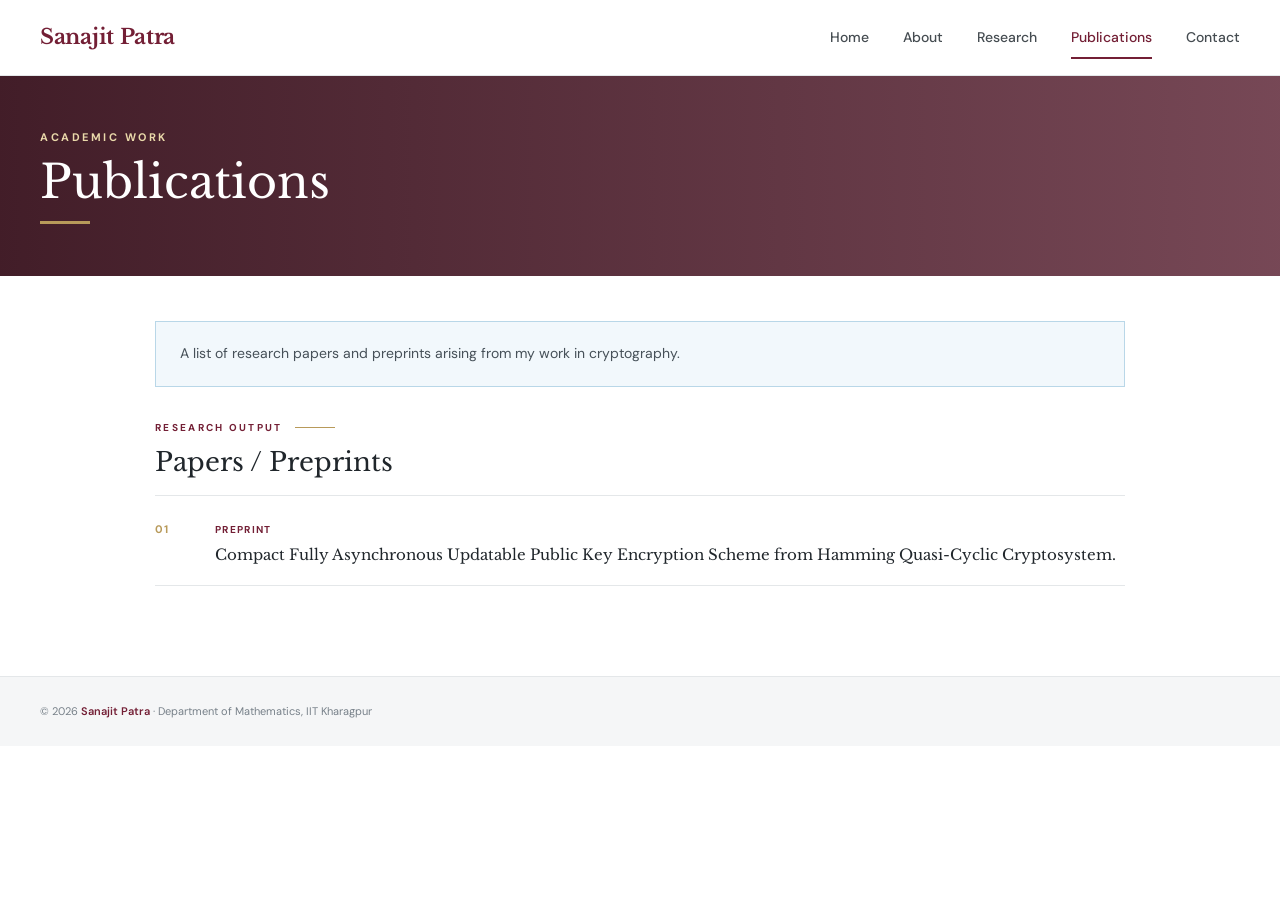
<file: publications.html>
<!DOCTYPE html>
<html lang="en">

<head>

<meta charset="UTF-8">
<meta name="viewport" content="width=device-width, initial-scale=1.0">

<title>Publications | Sanajit Patra</title>

<link rel="preconnect" href="https://fonts.googleapis.com">
<link rel="preconnect" href="https://fonts.gstatic.com" crossorigin>

<link href="https://fonts.googleapis.com/css2?family=DM+Sans:wght@400;500;600;700&family=Libre+Baskerville:wght@400;700&display=swap"
      rel="stylesheet">


<style>

/* =========================================================
   ROOT
========================================================= */

:root {

    --maroon: #731f35;
    --maroon-light: #f8f1f3;

    --gold: #b89a5a;

    --blue-light: #f2f8fc;
    --blue-border: #b9d7e8;

    --ink: #20262b;
    --text: #465058;
    --muted: #778089;

    --background: #ffffff;
    --border: #e4e7e9;

    --max-width: 1500px;
}


/* =========================================================
   RESET
========================================================= */

* {
    margin: 0;
    padding: 0;
    box-sizing: border-box;
}

html {
    scroll-behavior: smooth;
}

body {
    font-family: "DM Sans", sans-serif;
    color: var(--text);
    background: var(--background);
    line-height: 1.7;
}

a {
    color: inherit;
    text-decoration: none;
}


/* =========================================================
   NAVIGATION
========================================================= */

.navbar {
    height: 76px;

    border-bottom: 1px solid var(--border);
    background: rgba(255,255,255,0.96);

    position: sticky;
    top: 0;
    z-index: 1000;

    backdrop-filter: blur(10px);
}

.nav-inner {
    max-width: var(--max-width);
    height: 100%;

    margin: auto;
    padding: 0 40px;

    display: flex;
    align-items: center;
    justify-content: space-between;
}

.logo {
    font-family: "Libre Baskerville", serif;

    font-size: 21px;
    font-weight: 700;

    color: var(--maroon);

    letter-spacing: -0.3px;
}

.nav-links {
    display: flex;
    align-items: center;
    gap: 34px;
}

.nav-links a {
    position: relative;

    font-size: 14px;
    font-weight: 500;

    color: #454c51;

    padding: 27px 0;
}

.nav-links a::after {
    content: "";

    position: absolute;

    left: 0;
    bottom: 17px;

    width: 0;
    height: 2px;

    background: var(--maroon);

    transition: width 0.25s ease;
}

.nav-links a:hover,
.nav-links a.active {
    color: var(--maroon);
}

.nav-links a:hover::after,
.nav-links a.active::after {
    width: 100%;
}


/* =========================================================
   PAGE HERO
========================================================= */

.page-hero {

    background:
        linear-gradient(
            90deg,
            rgba(50, 10, 22, 0.92),
            rgba(80, 20, 38, 0.78)
        ),
        url("iitkgp.jpg");

    background-size: cover;
    background-position: center;

    min-height: 200px;

    display: flex;
    align-items: center;
}

.page-hero-inner {

    max-width: var(--max-width);
    width: 100%;

    margin: auto;

    padding: 40px;
}

.page-kicker {

    color: #ead9aa;

    font-size: 11px;
    font-weight: 700;

    text-transform: uppercase;
    letter-spacing: 2.5px;

    margin-bottom: 8px;
}

.page-hero h1 {

    font-family: "Libre Baskerville", serif;

    color: white;

    font-size: clamp(34px, 4vw, 46px);

    font-weight: 400;

    line-height: 1.2;

    margin-bottom: 12px;
}

.page-hero-line {

    width: 50px;
    height: 3px;

    background: var(--gold);
}


/* =========================================================
   MAIN
========================================================= */

main {

    max-width: 1050px;

    margin: auto;

    padding: 45px 40px 60px;
}


/* =========================================================
   INTRODUCTION
========================================================= */

.publication-intro {

    background: var(--blue-light);

    border: 1px solid var(--blue-border);

    padding: 20px 24px;

    margin-bottom: 32px;
}

.publication-intro p {

    color: var(--text);

    font-size: 14px;

    line-height: 1.7;

    margin: 0;
}


/* =========================================================
   SECTION
========================================================= */

.section {
    margin-bottom: 30px;
}

.section-label {

    display: flex;
    align-items: center;

    gap: 12px;

    color: var(--maroon);

    font-size: 10px;
    font-weight: 700;

    letter-spacing: 2.3px;

    text-transform: uppercase;

    margin-bottom: 9px;
}

.section-label::after {

    content: "";

    width: 40px;
    height: 1px;

    background: var(--gold);
}

.section h2 {

    font-family: "Libre Baskerville", serif;

    color: var(--ink);

    font-size: 26px;

    font-weight: 400;

    line-height: 1.35;

    margin-bottom: 15px;
}


/* =========================================================
   PUBLICATION LIST
========================================================= */

.publication-list {

    list-style: none;

    counter-reset: publication;

    border-top: 1px solid var(--border);
}

.publication-item {

    display: grid;

    grid-template-columns: 45px minmax(0, 1fr);

    gap: 15px;

    padding: 18px 5px 18px 0;

    border-bottom: 1px solid var(--border);

    counter-increment: publication;

    transition: background 0.2s ease;
}

.publication-item:hover {

    background: #fafbfc;
}

.publication-number::before {

    content: counter(publication, decimal-leading-zero);

    color: var(--gold);

    font-size: 11px;

    font-weight: 700;

    letter-spacing: 1px;
}

.publication-type {

    display: inline-block;

    color: var(--maroon);

    font-size: 10px;

    font-weight: 700;

    text-transform: uppercase;

    letter-spacing: 1.3px;

    margin-bottom: 5px;
}

.publication-title {

    color: var(--ink);

    font-family: "Libre Baskerville", serif;

    font-size: 15px;

    line-height: 1.6;
}


/* =========================================================
   FOOTER
========================================================= */

footer {

    background: #f5f6f7;

    border-top: 1px solid var(--border);
}

.footer-inner {

    max-width: var(--max-width);

    margin: auto;

    padding: 25px 40px;
}

.footer-left {

    color: var(--muted);

    font-size: 11px;
}

.footer-left strong {

    color: var(--maroon);

    font-weight: 600;
}


/* =========================================================
   MOBILE
========================================================= */

@media (max-width: 700px) {

    .navbar {
        height: auto;
    }

    .nav-inner {

        padding: 17px 20px;

        flex-direction: column;

        gap: 12px;
    }

    .nav-links {

        gap: 20px;

        flex-wrap: wrap;

        justify-content: center;
    }

    .nav-links a {

        padding: 3px 0;
    }

    .nav-links a::after {

        bottom: -2px;
    }

    .page-hero {

        min-height: 165px;
    }

    .page-hero-inner {

        padding: 32px 22px;
    }

    .page-hero h1 {

        font-size: 35px;
    }

    main {

        padding: 35px 22px 50px;
    }

    .publication-intro {

        padding: 18px 20px;

        margin-bottom: 28px;
    }

    .section h2 {

        font-size: 23px;
    }

    .publication-item {

        grid-template-columns: 35px minmax(0, 1fr);

        gap: 11px;

        padding: 16px 3px;
    }

    .publication-title {

        font-size: 14px;

        line-height: 1.6;
    }

    .footer-inner {

        padding: 22px;
    }

}


/* =========================================================
   SMALL MOBILE
========================================================= */

@media (max-width: 430px) {

    .nav-links {

        gap: 13px;
    }

    .nav-links a {

        font-size: 13px;
    }

    .page-hero h1 {

        font-size: 32px;
    }

    .publication-title {

        font-size: 13.5px;
    }

}

</style>

</head>


<body>


<!-- =========================================================
     NAVIGATION
========================================================= -->

<header class="navbar">

    <div class="nav-inner">

        <a href="index.html" class="logo">
            Sanajit Patra
        </a>

        <nav class="nav-links">

            <a href="index.html">
                Home
            </a>

            <a href="about.html">
                About
            </a>

            <a href="research.html">
                Research
            </a>

            <a href="publications.html" class="active">
                Publications
            </a>

            <a href="contact.html">
                Contact
            </a>

        </nav>

    </div>

</header>


<!-- =========================================================
     PAGE HERO
========================================================= -->

<section class="page-hero">

    <div class="page-hero-inner">

        <div class="page-kicker">
            Academic Work
        </div>

        <h1>
            Publications
        </h1>

        <div class="page-hero-line"></div>

    </div>

</section>


<!-- =========================================================
     MAIN CONTENT
========================================================= -->

<main>


    <!-- INTRODUCTION -->

    <div class="publication-intro">

        <p>
            A list of research papers and preprints arising from
            my work in cryptography.
        </p>

    </div>


    <!-- PUBLICATIONS -->

    <section class="section">

        <div class="section-label">
            Research Output
        </div>

        <h2>
            Papers / Preprints
        </h2>


        <ol class="publication-list">


            <li class="publication-item">

                <div class="publication-number"></div>

                <div>

                    <div class="publication-type">
                        Preprint
                    </div>

                    <div class="publication-title">
                        Compact Fully Asynchronous Updatable Public Key
                        Encryption Scheme from Hamming Quasi-Cyclic
                        Cryptosystem.
                    </div>

                </div>

            </li>


        </ol>

    </section>


</main>


<!-- =========================================================
     FOOTER
========================================================= -->

<footer>

    <div class="footer-inner">

        <div class="footer-left">

            © 2026 <strong>Sanajit Patra</strong>
            · Department of Mathematics, IIT Kharagpur

        </div>

    </div>

</footer>


</body>

</html>
</file>
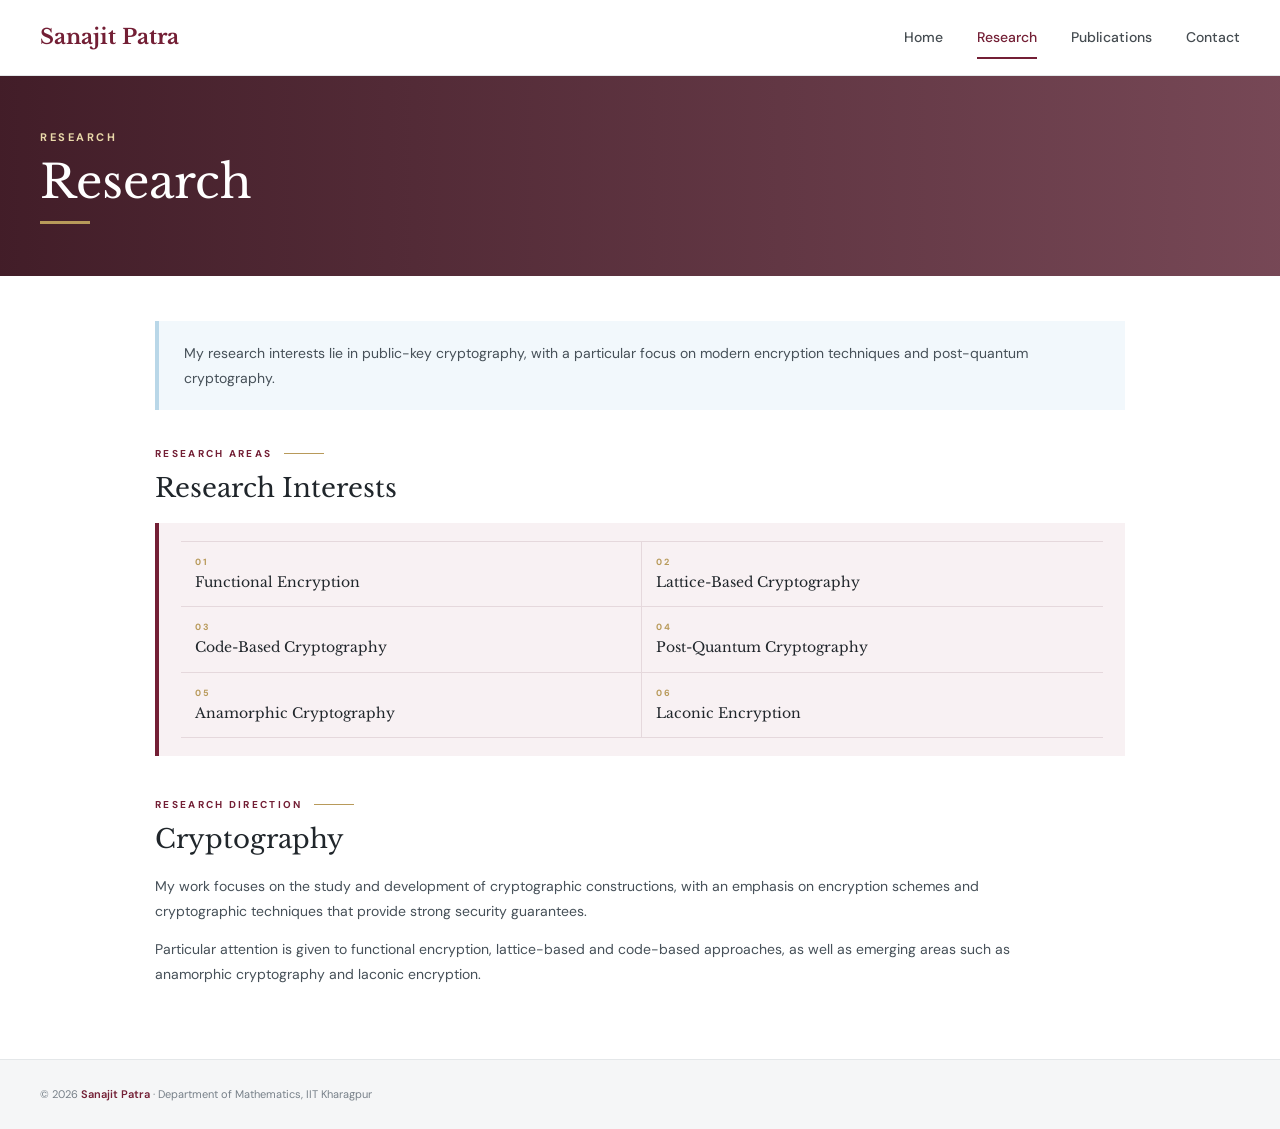
<file: research.html>
<!DOCTYPE html>
<html lang="en">

<head>

<meta charset="UTF-8">
<meta name="viewport" content="width=device-width, initial-scale=1.0">

<title>Research | Sanajit Patra</title>

<link rel="preconnect" href="https://fonts.googleapis.com">
<link rel="preconnect" href="https://fonts.gstatic.com" crossorigin>

<link href="https://fonts.googleapis.com/css2?family=DM+Sans:wght@400;500;600;700&family=Libre+Baskerville:wght@400;700&display=swap"
      rel="stylesheet">

<style>

:root {
    --maroon: #731f35;
    --maroon-light: #f8f1f3;
    --gold: #b89a5a;

    --blue-light: #f2f8fc;
    --blue-border: #b9d7e8;

    --ink: #20262b;
    --text: #465058;
    --muted: #778089;

    --background: #ffffff;
    --border: #e4e7e9;

    --max-width: 1500px;
}


/* =========================
   RESET
========================= */

* {
    margin: 0;
    padding: 0;
    box-sizing: border-box;
}

html {
    scroll-behavior: smooth;
}

body {
    font-family: "DM Sans", sans-serif;
    color: var(--text);
    background: var(--background);
    line-height: 1.7;
}

a {
    color: inherit;
    text-decoration: none;
}


/* =========================
   NAVIGATION
========================= */

.navbar {
    height: 76px;

    border-bottom: 1px solid var(--border);
    background: rgba(255,255,255,0.96);

    position: sticky;
    top: 0;
    z-index: 1000;

    backdrop-filter: blur(10px);
}

.nav-inner {
    max-width: var(--max-width);
    height: 100%;

    margin: auto;
    padding: 0 40px;

    display: flex;
    align-items: center;
    justify-content: space-between;
}

.logo {
    font-family: "Libre Baskerville", serif;

    font-size: 21px;
    font-weight: 700;

    color: var(--maroon);
}

.nav-links {
    display: flex;
    align-items: center;
    gap: 34px;
}

.nav-links a {
    position: relative;

    font-size: 14px;
    font-weight: 500;

    color: #454c51;

    padding: 27px 0;
}

.nav-links a::after {
    content: "";

    position: absolute;
    left: 0;
    bottom: 17px;

    width: 0;
    height: 2px;

    background: var(--maroon);

    transition: width 0.25s ease;
}

.nav-links a:hover,
.nav-links a.active {
    color: var(--maroon);
}

.nav-links a:hover::after,
.nav-links a.active::after {
    width: 100%;
}


/* =========================
   PAGE HERO
========================= */

.page-hero {
    background:
        linear-gradient(
            90deg,
            rgba(50, 10, 22, 0.92),
            rgba(80, 20, 38, 0.78)
        ),
        url("iitkgp.jpg");

    background-size: cover;
    background-position: center;

    min-height: 200px;

    display: flex;
    align-items: center;
}

.page-hero-inner {
    max-width: var(--max-width);
    width: 100%;

    margin: auto;
    padding: 40px;
}

.page-kicker {
    color: #ead9aa;

    font-size: 11px;
    font-weight: 700;

    text-transform: uppercase;
    letter-spacing: 2.5px;

    margin-bottom: 8px;
}

.page-hero h1 {
    font-family: "Libre Baskerville", serif;

    color: white;

    font-size: clamp(34px, 4vw, 46px);
    font-weight: 400;

    line-height: 1.2;

    margin-bottom: 12px;
}

.page-hero-line {
    width: 50px;
    height: 3px;

    background: var(--gold);
}


/* =========================
   MAIN
========================= */

main {
    max-width: 1050px;

    margin: auto;

    padding: 45px 40px 60px;
}


/* =========================
   INTRODUCTION
========================= */

.research-intro {
    background: var(--blue-light);

    border-left: 4px solid var(--blue-border);

    padding: 20px 25px;

    margin-bottom: 35px;
}

.research-intro p {
    font-size: 14px;
    line-height: 1.75;
}


/* =========================
   SECTION
========================= */

.section-label {
    display: flex;
    align-items: center;

    gap: 12px;

    color: var(--maroon);

    font-size: 10px;
    font-weight: 700;

    letter-spacing: 2.3px;
    text-transform: uppercase;

    margin-bottom: 9px;
}

.section-label::after {
    content: "";

    width: 40px;
    height: 1px;

    background: var(--gold);
}

.section h2 {
    font-family: "Libre Baskerville", serif;

    color: var(--ink);

    font-size: 26px;
    font-weight: 400;

    line-height: 1.35;

    margin-bottom: 17px;
}

.section p {
    max-width: 900px;

    font-size: 14px;
    line-height: 1.8;

    margin-bottom: 12px;
}


/* =========================
   RESEARCH AREAS
========================= */

.research-card {
    background: var(--maroon-light);

    border-left: 4px solid var(--maroon);

    padding: 18px 22px;

    margin-bottom: 40px;
}

.research-grid {
    display: grid;

    grid-template-columns: repeat(2, 1fr);

    border-top: 1px solid #e5d8dc;
}

.research-item {
    padding: 14px 14px;

    border-bottom: 1px solid #e5d8dc;

    color: var(--ink);

    font-family: "Libre Baskerville", serif;

    font-size: 14px;

    line-height: 1.45;

    transition: 0.2s ease;
}

.research-item:nth-child(odd) {
    border-right: 1px solid #e5d8dc;
}

.research-item:hover {
    color: var(--maroon);
}

.research-number {
    display: block;

    color: var(--gold);

    font-family: "DM Sans", sans-serif;

    font-size: 9px;
    font-weight: 700;

    letter-spacing: 1.5px;

    margin-bottom: 3px;
}


/* =========================
   FOOTER
========================= */

footer {
    background: #f5f6f7;

    border-top: 1px solid var(--border);
}

.footer-inner {
    max-width: var(--max-width);

    margin: auto;

    padding: 25px 40px;
}

.footer-left {
    color: var(--muted);

    font-size: 11px;
}

.footer-left strong {
    color: var(--maroon);
    font-weight: 600;
}


/* =========================
   MOBILE
========================= */

@media (max-width: 700px) {

    .navbar {
        height: auto;
    }

    .nav-inner {
        padding: 17px 20px;

        flex-direction: column;
        gap: 12px;
    }

    .nav-links {
        gap: 20px;

        flex-wrap: wrap;
        justify-content: center;
    }

    .nav-links a {
        padding: 3px 0;
    }

    .nav-links a::after {
        bottom: -2px;
    }

    .page-hero {
        min-height: 165px;
    }

    .page-hero-inner {
        padding: 32px 22px;
    }

    .page-hero h1 {
        font-size: 35px;
    }

    main {
        padding: 35px 22px 50px;
    }

    .research-intro {
        padding: 18px 20px;
        margin-bottom: 30px;
    }

    .research-card {
        padding: 16px 15px;
    }

    .research-grid {
        grid-template-columns: 1fr;
    }

    .research-item:nth-child(odd) {
        border-right: none;
    }

    .research-item {
        padding: 13px 11px;
    }

    .section h2 {
        font-size: 23px;
    }

    .footer-inner {
        padding: 22px;
    }
}


@media (max-width: 430px) {

    .nav-links {
        gap: 13px;
    }

    .nav-links a {
        font-size: 13px;
    }

    .page-hero h1 {
        font-size: 32px;
    }

    .research-item {
        font-size: 13px;
    }

}

</style>

</head>


<body>


<!-- =========================
     NAVIGATION
========================= -->

<header class="navbar">

    <div class="nav-inner">

        <a href="index.html" class="logo">
            Sanajit Patra
        </a>

        <nav class="nav-links">

            <a href="index.html">
                Home
            </a>

            <!-- <a href="about.html">
                About
            </a> -->

            <a href="research.html" class="active">
                Research
            </a>

            <a href="publications.html">
                Publications
            </a>

            <a href="contact.html">
                Contact
            </a>

        </nav>

    </div>

</header>


<!-- =========================
     PAGE HERO
========================= -->

<section class="page-hero">

    <div class="page-hero-inner">

        <div class="page-kicker">
            Research
        </div>

        <h1>
            Research
        </h1>

        <div class="page-hero-line"></div>

    </div>

</section>


<!-- =========================
     MAIN CONTENT
========================= -->

<main>


    <!-- INTRODUCTION -->

    <section class="research-intro">

        <p>
            My research interests lie in public-key cryptography,
            with a particular focus on modern encryption techniques
            and post-quantum cryptography.
        </p>

    </section>


    <!-- RESEARCH INTERESTS -->

    <section class="section">

        <div class="section-label">
            Research Areas
        </div>

        <h2>
            Research Interests
        </h2>

        <div class="research-card">

            <div class="research-grid">

                <div class="research-item">

                    <span class="research-number">
                        01
                    </span>

                    Functional Encryption

                </div>


                <div class="research-item">

                    <span class="research-number">
                        02
                    </span>

                    Lattice-Based Cryptography

                </div>


                <div class="research-item">

                    <span class="research-number">
                        03
                    </span>

                    Code-Based Cryptography

                </div>


                <div class="research-item">

                    <span class="research-number">
                        04
                    </span>

                    Post-Quantum Cryptography

                </div>


                <div class="research-item">

                    <span class="research-number">
                        05
                    </span>

                    Anamorphic Cryptography

                </div>


                <div class="research-item">

                    <span class="research-number">
                        06
                    </span>

                    Laconic Encryption

                </div>

            </div>

        </div>

    </section>


    <!-- RESEARCH DIRECTION -->

    <section class="section">

        <div class="section-label">
            Research Direction
        </div>

        <h2>
            Cryptography
        </h2>

        <p>
            My work focuses on the study and development of
            cryptographic constructions, with an emphasis on
            encryption schemes and cryptographic techniques
            that provide strong security guarantees.
        </p>

        <p>
            Particular attention is given to functional encryption,
            lattice-based and code-based approaches, as well as
            emerging areas such as anamorphic cryptography and
            laconic encryption.
        </p>

    </section>


</main>


<!-- =========================
     FOOTER
========================= -->

<footer>

    <div class="footer-inner">

        <div class="footer-left">

            © 2026 <strong>Sanajit Patra</strong>
            · Department of Mathematics, IIT Kharagpur

        </div>

    </div>

</footer>


</body>

</html>
</file>
